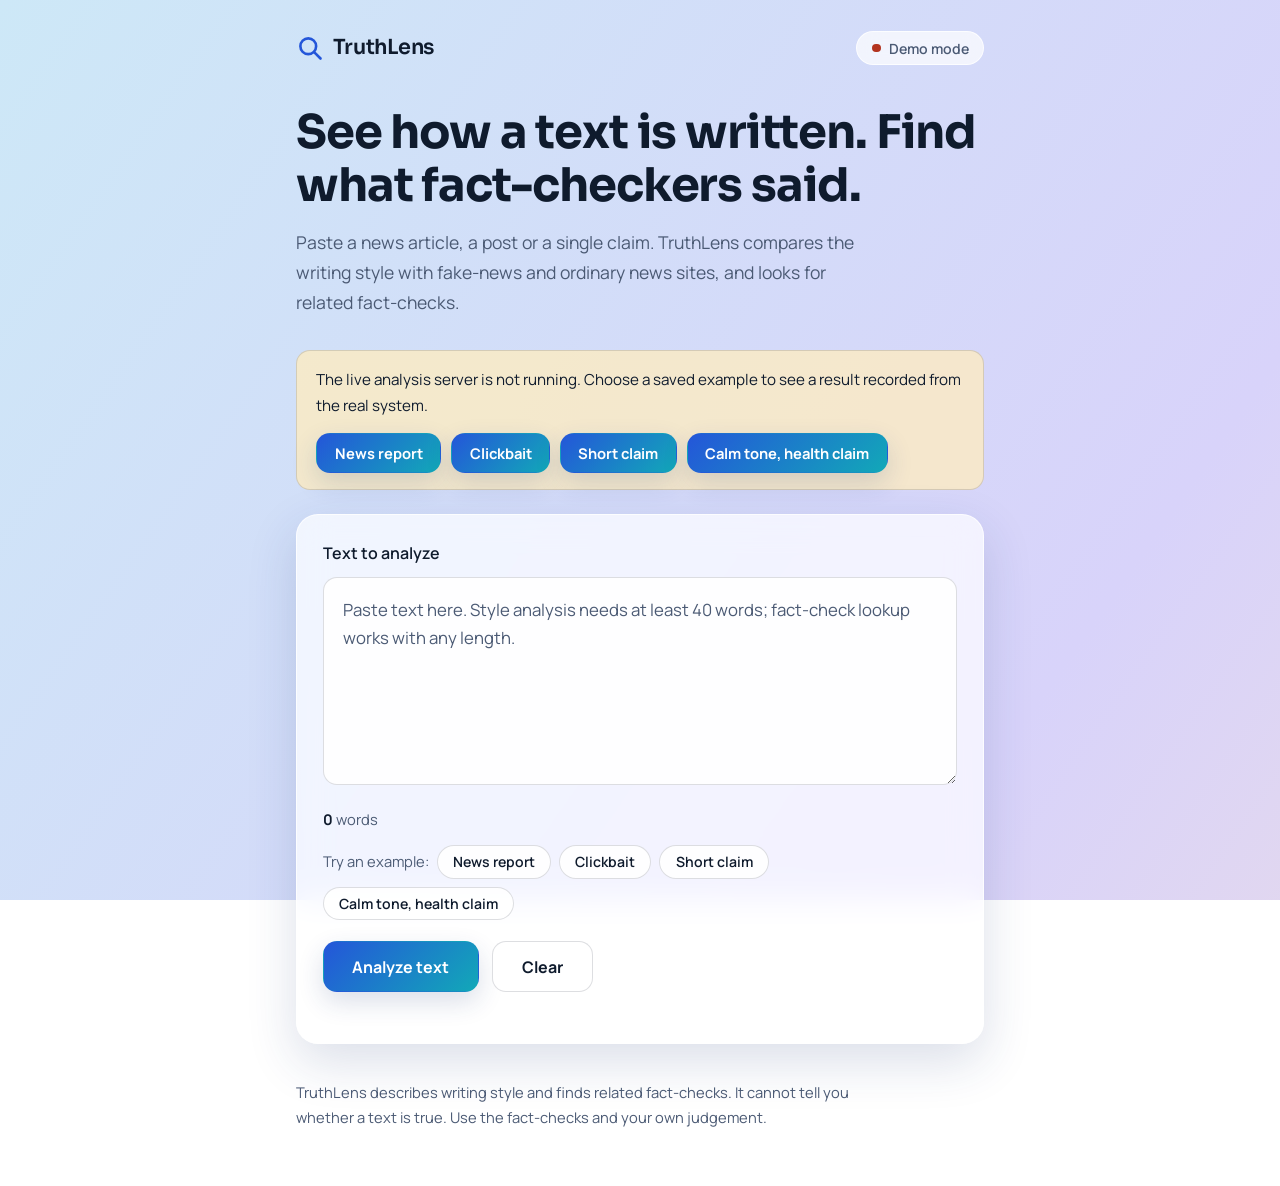
<file: docs/index.html>
<!doctype html>
<html lang="en">

<head>
  <meta charset="utf-8">
  <meta name="viewport" content="width=device-width, initial-scale=1">
  <title>TruthLens: read the writing, find the fact-checks</title>
  <link rel="preconnect" href="https://fonts.googleapis.com">
  <link rel="preconnect" href="https://fonts.gstatic.com" crossorigin>
  <link
    href="https://fonts.googleapis.com/css2?family=Manrope:wght@400;500;600;700&family=Sora:wght@500;600;700&display=swap"
    rel="stylesheet">
  <style>
    :root {
      /* Type: change these four values to make the text bigger or smaller */
      --fs-body: 1.0625rem;
      --fs-h1: clamp(1.9rem, 5vw, 2.9rem);
      --fs-brand: 1.3rem;
      --fs-lede: 1.1rem;
      --head: "Sora", system-ui, -apple-system, "Segoe UI", sans-serif;
      --body: "Manrope", system-ui, -apple-system, "Segoe UI", sans-serif;
      --ink: #0F1B2D;
      --mute: #4B5A74;
      --line: rgba(15, 27, 45, .14);
      --mid: #C4CEDD;
      --panel: rgba(255, 255, 255, .7);
      --field: rgba(255, 255, 255, .88);
      --card: #fff;
      --edge: rgba(255, 255, 255, .75);
      --btn-a: #2456D9;
      --btn-b: #12A8B8;
      --btn-ink: #fff;
      --link: #2456D9;
      --news: #13795B;
      --fake: #B3341F;
      --warn: #7A4E05;
      --warn-bg: rgba(255, 236, 190, .75);
      --g1: #CDE8F7;
      --g2: #D8D3FA;
      --g3: #FBE2D4;
      --g4: #C6F0E4;
      --shadow: rgba(30, 55, 120, .16);
      --r: 14px;
      color-scheme: light dark;
    }

    @media (prefers-color-scheme:dark) {
      :root {
        --ink: #E8EFF8;
        --mute: #A3B2C7;
        --line: rgba(255, 255, 255, .14);
        --mid: #3A4B63;
        --panel: rgba(14, 24, 42, .62);
        --field: rgba(7, 14, 26, .62);
        --card: #14223A;
        --edge: rgba(255, 255, 255, .1);
        --btn-a: #6C98FF;
        --btn-b: #3DD6C6;
        --btn-ink: #06101E;
        --link: #8DB2FF;
        --news: #4FC3A1;
        --fake: #FF8A78;
        --warn: #E8B863;
        --warn-bg: rgba(60, 45, 15, .6);
        --g1: #0A1628;
        --g2: #17224A;
        --g3: #26193A;
        --g4: #0C2C36;
        --shadow: rgba(0, 0, 0, .45)
      }
    }

    * {
      box-sizing: border-box
    }

    html {
      -webkit-text-size-adjust: 100%
    }

    body {
      margin: 0;
      min-height: 100vh;
      color: var(--ink);
      font: 400 var(--fs-body)/1.7 var(--body)
    }

    body::before {
      content: "";
      position: fixed;
      inset: 0;
      z-index: -1;
      background: linear-gradient(125deg, var(--g1), var(--g2), var(--g3), var(--g4), var(--g1));
      background-size: 320% 320%;
      animation: drift 28s ease-in-out infinite
    }

    @keyframes drift {
      0% {
        background-position: 0% 40%
      }

      50% {
        background-position: 100% 60%
      }

      100% {
        background-position: 0% 40%
      }
    }

    h1,
    h2,
    h3,
    .brand,
    .verdict {
      font-family: var(--head)
    }

    .wrap {
      max-width: 46rem;
      margin: 0 auto;
      padding: 1.5rem 1.5rem 3.5rem
    }

    header {
      display: flex;
      align-items: center;
      justify-content: space-between;
      gap: 1rem;
      padding: .4rem 0 2.5rem
    }

    .brand {
      display: flex;
      align-items: center;
      gap: .55rem;
      font-weight: 600;
      font-size: var(--fs-brand);
      letter-spacing: -.02em
    }

    .brand svg {
      width: 28px;
      height: 28px;
      color: var(--link)
    }

    .pill {
      font: 600 .88rem var(--body);
      display: inline-flex;
      align-items: center;
      gap: .5rem;
      padding: .4rem .9rem;
      border: 1px solid var(--edge);
      border-radius: 99px;
      background: var(--panel);
      color: var(--mute);
      backdrop-filter: blur(10px);
      cursor: pointer
    }

    .pill i {
      width: .55rem;
      height: .55rem;
      border-radius: 50%;
      background: var(--mute)
    }

    .pill.on i {
      background: var(--news)
    }

    .pill.off i {
      background: var(--fake)
    }

    h1 {
      font-size: var(--fs-h1);
      line-height: 1.15;
      letter-spacing: -.025em;
      margin: 0 0 1rem;
      font-weight: 700;
      max-width: 22em
    }

    .lede {
      font-size: var(--fs-lede);
      color: var(--mute);
      margin: 0 0 2rem;
      max-width: 36rem
    }

    .notice {
      margin: 0 0 1.5rem;
      padding: 1rem 1.2rem;
      border-radius: var(--r);
      background: var(--warn-bg);
      border: 1px solid var(--line);
      font-size: .95rem
    }

    .notice code,
    .error code {
      font-size: .85rem;
      word-break: break-word
    }

    .panel {
      background: var(--panel);
      backdrop-filter: blur(16px) saturate(1.3);
      -webkit-backdrop-filter: blur(16px) saturate(1.3);
      border: 1px solid var(--edge);
      border-radius: 22px;
      box-shadow: 0 18px 50px var(--shadow);
      padding: 1.6rem
    }

    label {
      display: block;
      font-weight: 600;
      font-size: 1rem;
      margin-bottom: .6rem
    }

    textarea {
      width: 100%;
      min-height: 13rem;
      padding: 1.1rem 1.2rem;
      font: inherit;
      font-size: 1.05rem;
      line-height: 1.7;
      color: var(--ink);
      background: var(--field);
      border: 1px solid var(--line);
      border-radius: var(--r);
      resize: vertical
    }

    textarea::placeholder {
      color: var(--mute)
    }

    textarea:focus-visible,
    button:focus-visible,
    a:focus-visible,
    summary:focus-visible {
      outline: 3px solid var(--link);
      outline-offset: 2px
    }

    .meta {
      display: flex;
      flex-wrap: wrap;
      align-items: center;
      justify-content: space-between;
      gap: .8rem;
      margin: .8rem 0 1.3rem
    }

    .count {
      font-size: .92rem;
      color: var(--mute)
    }

    .count b {
      color: var(--ink);
      font-weight: 700
    }

    .samples {
      display: flex;
      flex-wrap: wrap;
      gap: .5rem;
      align-items: center;
      font-size: .92rem;
      color: var(--mute)
    }

    .chip {
      font: 600 .88rem var(--body);
      padding: .4rem .95rem;
      border-radius: 99px;
      border: 1px solid var(--line);
      background: var(--field);
      color: var(--ink);
      cursor: pointer;
      transition: transform .15s, border-color .15s
    }

    .chip:hover {
      border-color: var(--link);
      color: var(--link);
      transform: translateY(-1px)
    }

    .actions {
      display: flex;
      gap: .8rem;
      flex-wrap: wrap
    }

    .btn {
      font: 700 1rem var(--body);
      padding: .85rem 1.8rem;
      border-radius: var(--r);
      border: 1px solid transparent;
      cursor: pointer;
      transition: transform .15s, box-shadow .15s, filter .15s
    }

    .btn.primary {
      background: linear-gradient(135deg, var(--btn-a), var(--btn-b));
      color: var(--btn-ink);
      box-shadow: 0 10px 26px var(--shadow)
    }

    .btn.primary:hover {
      transform: translateY(-2px);
      filter: brightness(1.06)
    }

    .btn.ghost {
      background: var(--field);
      border-color: var(--line);
      color: var(--ink)
    }

    .btn.ghost:hover {
      border-color: var(--ink)
    }

    .btn:disabled {
      opacity: .65;
      cursor: progress;
      transform: none
    }

    .bar {
      height: 4px;
      margin-top: 1.3rem;
      border-radius: 4px;
      background: var(--line);
      overflow: hidden;
      visibility: hidden
    }

    .bar.run {
      visibility: visible
    }

    .bar::after {
      content: "";
      display: block;
      height: 100%;
      width: 35%;
      background: linear-gradient(90deg, var(--btn-a), var(--btn-b));
      animation: slide 1.1s ease-in-out infinite
    }

    @keyframes slide {
      0% {
        transform: translateX(-100%)
      }

      100% {
        transform: translateX(300%)
      }
    }

    .error {
      margin-top: 1.3rem;
      padding: 1rem 1.2rem;
      border-radius: var(--r);
      border: 1px solid var(--fake);
      background: var(--field);
      font-size: .95rem
    }

    .error b {
      color: var(--fake);
      font-family: var(--head)
    }

    #results {
      margin-top: 1.75rem
    }

    #results.show {
      animation: rise .5s ease-out
    }

    @keyframes rise {
      from {
        opacity: 0;
        transform: translateY(12px)
      }

      to {
        opacity: 1;
        transform: none
      }
    }

    .block {
      padding: 1.7rem 0;
      border-top: 1px solid var(--line)
    }

    .block:first-child {
      border-top: 0;
      padding-top: .3rem
    }

    .block:last-child {
      padding-bottom: .3rem
    }

    h2 {
      font-size: 1.3rem;
      letter-spacing: -.015em;
      margin: 0 0 .9rem;
      font-weight: 600
    }

    h3 {
      font-size: 1.05rem;
      margin: 1.5rem 0 .3rem;
      font-weight: 600
    }

    .verdict {
      font-size: 1.7rem;
      line-height: 1.2;
      font-weight: 700;
      letter-spacing: -.02em;
      margin: 0 0 1.2rem
    }

    .verdict.fake_site_style {
      color: var(--fake)
    }

    .verdict.news_site_style {
      color: var(--news)
    }

    .track {
      position: relative;
      height: 8px;
      border-radius: 8px;
      background: linear-gradient(90deg, var(--fake), var(--mid) 50%, var(--news));
      margin: 1rem 0 .7rem
    }

    .mark {
      position: absolute;
      top: 50%;
      width: 24px;
      height: 24px;
      border-radius: 50%;
      transform: translate(-50%, -50%);
      background: var(--mute);
      border: 4px solid var(--card);
      box-shadow: 0 0 0 1px var(--ink), 0 4px 12px var(--shadow)
    }

    .mark.fake_site_style {
      background: var(--fake)
    }

    .mark.news_site_style {
      background: var(--news)
    }

    .ends {
      display: flex;
      justify-content: space-between;
      font-size: .88rem;
      color: var(--mute);
      margin-bottom: 1rem
    }

    .muted {
      color: var(--mute);
      margin: .3rem 0 0
    }

    .check {
      margin: 1.15rem 0;
      padding: .1rem 0 .1rem 1.1rem;
      border-left: 4px solid var(--mid)
    }

    .claim {
      font-size: 1.08rem;
      font-weight: 500;
      margin: 0 0 .55rem
    }

    .rating {
      margin: 0 0 .55rem;
      padding: .65rem .9rem;
      background: var(--field);
      border: 1px solid var(--line);
      border-radius: var(--r);
      font-size: .98rem
    }

    .src {
      display: flex;
      flex-wrap: wrap;
      gap: .35rem 1.2rem;
      font-size: .92rem;
      color: var(--mute);
      margin: 0
    }

    .src span:first-child {
      color: var(--ink);
      font-weight: 700
    }

    .src a {
      color: var(--link);
      font-weight: 600
    }

    details {
      margin-top: .6rem
    }

    summary {
      cursor: pointer;
      font-weight: 700;
      color: var(--link)
    }

    .empty {
      padding: 1.1rem 1.3rem;
      border: 1px dashed var(--line);
      border-radius: var(--r);
      color: var(--mute);
      margin: 0
    }

    .btn.sm {
      padding: .55rem 1.1rem;
      font-size: .92rem
    }

    .demo-btns {
      display: flex;
      flex-wrap: wrap;
      gap: .6rem;
      margin-top: .9rem
    }

    .demo-tag {
      margin: 0 0 .5rem;
      padding: .7rem 1rem;
      border-radius: var(--r);
      background: var(--warn-bg);
      border: 1px solid var(--line);
      font-size: .95rem
    }

    .notes {
      margin: 0;
      padding: 0;
      list-style: none
    }

    .notes li {
      padding: .75rem 1.05rem;
      margin: .6rem 0;
      border-left: 4px solid var(--warn);
      background: var(--warn-bg);
      border-radius: 0 var(--r) var(--r) 0;
      font-size: .98rem
    }

    footer {
      margin-top: 2.3rem;
      color: var(--mute);
      font-size: .92rem;
      max-width: 38rem
    }

    @media (max-width:560px) {
      .btn {
        flex: 1
      }

      .wrap {
        padding: 1rem 1rem 2.5rem
      }

      .panel {
        padding: 1.2rem
      }
    }

    @media (prefers-reduced-motion:reduce) {
      body::before {
        animation: none
      }

      #results.show {
        animation: none
      }

      .bar::after {
        animation: none;
        width: 100%
      }

      .chip,
      .btn {
        transition: none
      }
    }
  </style>
</head>

<body>
  <div class="wrap">
    <header>
      <div class="brand">
        <svg viewBox="0 0 32 32" fill="none" stroke="currentColor" stroke-width="3" stroke-linecap="round"
          aria-hidden="true">
          <circle cx="14" cy="14" r="9" />
          <path d="M21 21l7 7" />
        </svg>
        TruthLens
      </div>
      <button class="pill" id="server" type="button" title="Check the connection again"><i></i><span
          aria-live="polite">Checking server</span></button>
    </header>

    <main>
      <h1>See how a text is written. Find what fact-checkers said.</h1>
      <p class="lede">Paste a news article, a post or a single claim. TruthLens compares the writing style with
        fake-news and ordinary news sites, and looks for related fact-checks.</p>

      <div class="notice" id="notice" hidden></div>

      <div class="panel">
        <label for="text">Text to analyze</label>
        <textarea id="text"
          placeholder="Paste text here. Style analysis needs at least 40 words; fact-check lookup works with any length."></textarea>
        <div class="meta">
          <div class="count" id="count" aria-live="polite"></div>
          <div class="samples">Try an example:
            <button class="chip" type="button" data-sample="news">News report</button>
            <button class="chip" type="button" data-sample="clickbait">Clickbait</button>
            <button class="chip" type="button" data-sample="claim">Short claim</button>
            <button class="chip" type="button" data-sample="calm">Calm tone, health claim</button>
          </div>
        </div>
        <div class="actions">
          <button class="btn primary" id="go" type="button">Analyze text</button>
          <button class="btn ghost" id="clear" type="button">Clear</button>
        </div>
        <div class="bar" id="bar" aria-hidden="true"></div>
        <div class="error" id="error" role="alert" hidden></div>
      </div>

      <div class="panel" id="results" aria-live="polite" hidden></div>
    </main>

    <footer>TruthLens describes writing style and finds related fact-checks. It cannot tell you whether a text is true.
      Use the fact-checks and your own judgement.</footer>
  </div>

  <script src="demo-data.js"></script>
  <script>
    // Local development talks to the local server. On the public site there is no live server (empty string),
    // so the page runs in demo mode. If a server is deployed later, put its address in PUBLIC_API_URL.
    const PUBLIC_API_URL = "";
    const LOCAL = ["localhost", "127.0.0.1"].includes(location.hostname);
    const API_URL = LOCAL ? "http://127.0.0.1:8765" : PUBLIC_API_URL;
    const $ = (s) => document.querySelector(s);
    const ta = $("#text"), results = $("#results"), errBox = $("#error"), go = $("#go"), notice = $("#notice");

    const esc = (s) => String(s ?? "").replace(/[&<>"']/g, (c) => ({ "&": "&amp;", "<": "&lt;", ">": "&gt;", '"': "&quot;", "'": "&#39;" }[c]));
    const safeUrl = (u) => (/^https?:\/\//i.test(u || "") ? u : null);
    const fmtDate = (v) => { const d = new Date(v); return isNaN(d) ? "" : d.toLocaleDateString("en", { year: "numeric", month: "short" }); };

    const SAMPLES = {
      news: "The city council voted on Tuesday to approve a new transport budget after months of debate. Council members backed the plan by nine votes to four. A spokesperson said road repairs will begin next month in phases to limit disruption, and residents will receive notices at least two weeks before work starts in their area.",
      clickbait: "SHOCKING secret about your electricity bill that the power companies DON'T want you to know! You will NOT believe what happens when you do this one simple thing at home tonight. Experts are STUNNED, and the so-called authorities are staying silent. Share this with everyone you love before it gets deleted! Wake up, people! They have been lying to you for years.",
      claim: "5G towers cause symptoms",
      calm: "A local community group said on Tuesday that 5G towers cause health symptoms such as headaches and sleeplessness, and asked the council to pause new installations. A council spokesperson said the request would be discussed at next month's meeting, and that the towers meet national safety guidelines. Residents are invited to submit written comments by the end of the month."
    };

    const DEMO = window.DEMO_RESULTS || null;   // saved example results from demo-data.js
    const DEMO_LABEL = { news: "News report", clickbait: "Clickbait", claim: "Short claim", calm: "Calm tone, health claim" };
    let serverUp = null;                         // null = not checked yet
    const sampleText = (k) => (DEMO && DEMO[k] ? DEMO[k].text : SAMPLES[k]);
    const demoFor = (text) => { if (!DEMO) return null; const k = Object.keys(DEMO).find((x) => DEMO[x].text.trim() === text.trim()); return k ? DEMO[k] : null; };

    const LABEL = { fake_site_style: "Reads like fake-news sites", news_site_style: "Reads like ordinary news sites", uncertain: "Not sure", too_short: "Too short to judge" };
    const POS = { fake_site_style: 8, uncertain: 50, news_site_style: 92 };

    function updateCount() {
      const t = ta.value.trim(), n = t ? t.split(/\s+/).length : 0;
      let hint = "";
      if (n > 0 && n < 40) hint = " Style analysis needs 40 words or more; fact-checks still work.";
      else if (n >= 40 && n < 80) hint = " Short text: the style result is less reliable.";
      $("#count").innerHTML = `<b>${n}</b> word${n === 1 ? "" : "s"}${esc(hint)}`;
    }

    async function checkServer() {
      const pill = $("#server");
      pill.className = "pill"; pill.lastElementChild.textContent = "Checking server";
      try {
        if (!API_URL) throw new Error("no server configured");
        const ctl = new AbortController(), timer = setTimeout(() => ctl.abort(), 5000);
        const r = await fetch(API_URL + "/health", { signal: ctl.signal });
        clearTimeout(timer);
        if (!r.ok) throw new Error();
        serverUp = true;
        pill.className = "pill on"; pill.lastElementChild.textContent = "Server connected";
        notice.hidden = true;
      } catch {
        serverUp = false;
        pill.className = "pill off"; pill.lastElementChild.textContent = API_URL ? "Server offline. Tap to retry" : "Demo mode";
        let msg = DEMO ? "The live analysis server is not running. Choose a saved example to see a result recorded from the real system." + `<div class="demo-btns">${Object.keys(DEMO).map((k) => `<button class="btn primary sm" type="button" data-demo="${esc(k)}">${esc(DEMO_LABEL[k] || k)}</button>`).join("")}</div>` : "";
        if (location.protocol === "file:") msg += ` This page was opened directly from a file. For the live server, run <code>python -m http.server 5500 --directory docs</code> in a second terminal and open <code>http://localhost:5500</code>.`;
        notice.hidden = !msg; notice.innerHTML = msg;
      }
    }

    function setBusy(on) {
      go.disabled = on; go.textContent = on ? "Analyzing…" : "Analyze text";
      $("#bar").classList.toggle("run", on);
    }

    function showError(msg) {
      errBox.hidden = false;
      errBox.innerHTML = `<b>Something went wrong.</b> ${esc(msg)}` +
        (LOCAL && /offline|Can’t reach/.test(msg) ? `<br>Start the server with <code>uvicorn api:app --app-dir src --port 8765</code>, then try again.` : "");
    }

    function renderStyle(s) {
      const v = s.verdict;
      const track = v === "too_short" ? "" :
        `<div class="track" role="img" aria-label="${esc(LABEL[v])}"><span class="mark ${esc(v)}" style="left:${POS[v] ?? 50}%"></span></div>
     <div class="ends"><span>Fake-news style</span><span>Ordinary news style</span></div>`;
      return `<section class="block"><h2>Writing style</h2>
    <p class="verdict ${esc(v)}">${esc(LABEL[v] || "Unknown")}</p>${track}
    <p class="muted">${esc(s.message)}</p></section>`;
    }

    function entry(m) {
      const url = safeUrl(m.url), date = fmtDate(m.review_date);
      return `<article class="check">
    <p class="claim">“${esc(m.matched_claim)}”</p>
    <p class="rating"><b>Rating:</b> ${m.rating ? esc(m.rating) : "Unclear. Read the full check."}</p>
    <p class="src"><span>${esc(m.publisher || "Unknown publisher")}</span>${date ? `<span>${esc(date)}</span>` : ""}${url ? `<a href="${esc(url)}" target="_blank" rel="noopener noreferrer">Read the full check</a>` : ""}</p>
  </article>`;
    }

    function renderChecks(fc) {
      let html = `<section class="block"><h2>Fact-checks</h2>`;
      const close = fc.close_matches || [], rel = fc.related || [];
      if (close.length) html += `<h3>This claim has been fact-checked</h3>` + close.map(entry).join("");
      if (rel.length) {
        html += `<h3>Fact-checks on similar topics</h3><p class="muted">These are different claims on the same topic. Each rating applies to the claim shown, not to your text.</p>`
          + rel.slice(0, 3).map(entry).join("");
        if (rel.length > 3) html += `<details><summary>Show ${rel.length - 3} more</summary>${rel.slice(3).map(entry).join("")}</details>`;
      }
      if (!close.length && !rel.length) {
        html += fc.status === "unavailable"
          ? `<p class="empty">The fact-check lookup failed, so nothing is shown. Try again in a moment.</p>`
          : `<p class="empty">No related fact-checks found. That doesn’t make the text true; it may simply never have been checked.</p>`;
      }
      return html + `</section>`;
    }

    function renderNotes(list) {
      if (!list || !list.length) return "";
      return `<section class="block"><h2>Keep in mind</h2><ul class="notes">${list.map((w) => `<li>${esc(w.message)}</li>`).join("")}</ul></section>`;
    }

    function render(d, demo) {
      const tag = demo ? `<p class="demo-tag">Saved example, recorded from the real system on ${esc(demo.recorded_at)}. The live server is not running right now.</p>` : "";
      results.innerHTML = tag + renderStyle(d.style) + renderChecks(d.fact_checks) + renderNotes(d.warnings);
      results.hidden = false;
      results.classList.remove("show"); void results.offsetWidth; results.classList.add("show");
      results.scrollIntoView({ behavior: matchMedia("(prefers-reduced-motion:reduce)").matches ? "auto" : "smooth", block: "start" });
    }

    async function analyze() {
      const text = ta.value.trim();
      errBox.hidden = true;
      if (!text) { showError("Paste some text first."); ta.focus(); return; }
      if (serverUp === false) {
        const hit = demoFor(text);
        if (hit) { render(hit.result, hit); return; }
      }
      if (!API_URL) { showError("Live analysis is not available on this page. Pick one of the examples above."); return; }
      setBusy(true); results.hidden = true;
      try {
        const res = await fetch(API_URL + "/analyze", { method: "POST", headers: { "Content-Type": "application/json" }, body: JSON.stringify({ text }) });
        if (!res.ok) throw new Error(res.status === 422
          ? "The text could not be accepted. Check that it isn’t empty or longer than 20,000 characters."
          : res.status === 429
            ? "Too many requests. Please wait a minute and try again."
            : `The server returned an error (${res.status}). Try again in a moment.`);
        render(await res.json());
      } catch (e) {
        const hit = e instanceof TypeError ? demoFor(text) : null;
        if (hit) { serverUp = false; render(hit.result, hit); }
        else showError(e instanceof TypeError ? (DEMO ? "The live server is offline, so only the example texts can be analyzed right now. Pick one of the examples above." : "Can’t reach the analysis server.") : e.message);
        checkServer();
      } finally { setBusy(false); }
    }

    go.addEventListener("click", analyze);
    $("#server").addEventListener("click", checkServer);
    $("#clear").addEventListener("click", () => { ta.value = ""; results.hidden = true; errBox.hidden = true; updateCount(); ta.focus(); });
    ta.addEventListener("input", updateCount);
    ta.addEventListener("keydown", (e) => { if ((e.ctrlKey || e.metaKey) && e.key === "Enter") analyze(); });
    document.querySelectorAll("[data-sample]").forEach((b) => b.addEventListener("click", async () => { ta.value = sampleText(b.dataset.sample); updateCount(); await checkServer(); if (serverUp === false && demoFor(ta.value)) analyze(); else ta.focus(); }));
    notice.addEventListener("click", (e) => {
      const b = e.target.closest("[data-demo]");
      if (!b || !DEMO || !DEMO[b.dataset.demo]) return;
      const item = DEMO[b.dataset.demo];
      ta.value = item.text; updateCount(); errBox.hidden = true;
      render(item.result, item);
    });
    updateCount(); checkServer();
  </script>
</body>

</html>
</file>
